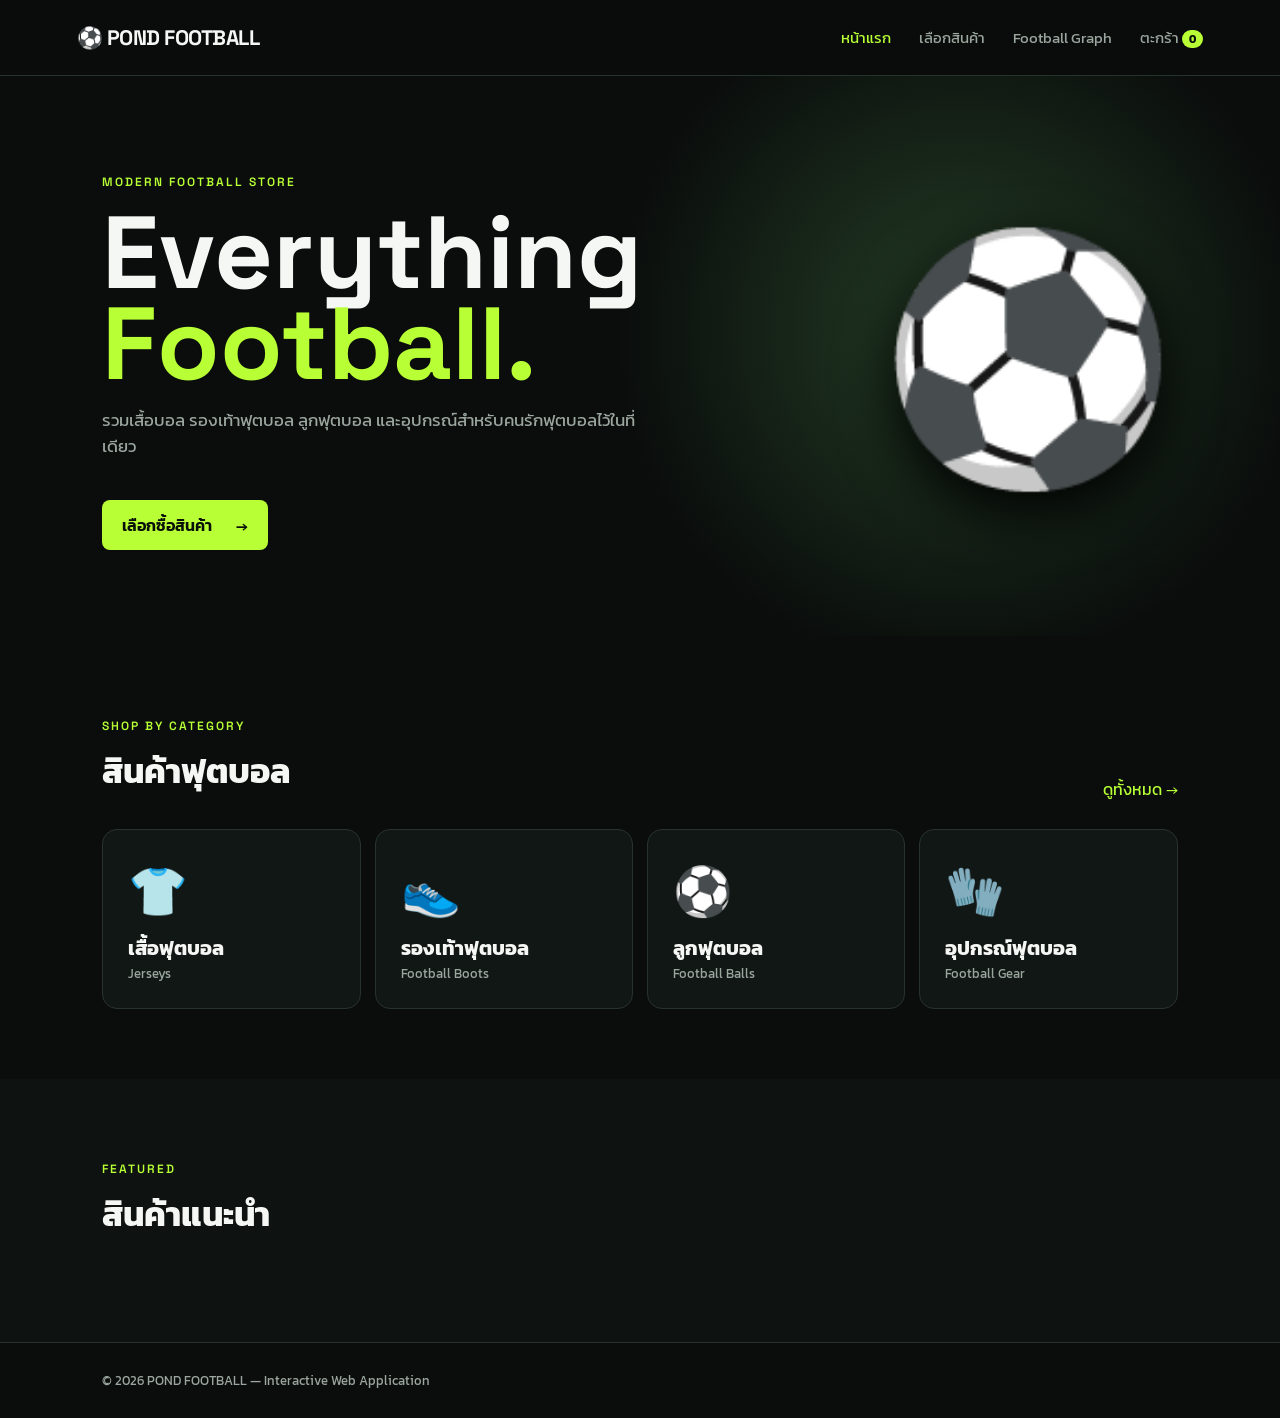
<file: index.html>
<!DOCTYPE html>
<html lang="th">
<head>
<meta charset="UTF-8">
<meta name="viewport" content="width=device-width, initial-scale=1.0">
<title>POND FOOTBALL | Football Store</title>
<link rel="stylesheet" href="style.css">
</head>
<body>
<header class="nav">
  <a class="brand" href="index.html"><span>⚽</span> POND FOOTBALL</a>
  <nav>
    <a class="active" href="index.html">หน้าแรก</a>
    <a href="explore.html">เลือกสินค้า</a>
    <a href="graph.html">Football Graph</a>
    <a href="cart.html">ตะกร้า <b id="cartCount">0</b></a>
  </nav>
</header>

<main>
<section class="hero">
  <div>
    <p class="eyebrow">MODERN FOOTBALL STORE</p>
    <h1>Everything<br><em>Football.</em></h1>
    <p class="hero-text">รวมเสื้อบอล รองเท้าฟุตบอล ลูกฟุตบอล และอุปกรณ์สำหรับคนรักฟุตบอลไว้ในที่เดียว</p>
    <a class="btn" href="explore.html">เลือกซื้อสินค้า <span>→</span></a>
  </div>
  <div class="hero-ball">⚽</div>
</section>

<section class="section">
  <div class="section-head">
    <div><p class="eyebrow">SHOP BY CATEGORY</p><h2>สินค้าฟุตบอล</h2></div>
    <a href="explore.html">ดูทั้งหมด →</a>
  </div>
  <div class="category-grid">
    <a class="category c1" href="explore.html?cat=jersey"><span>👕</span><strong>เสื้อฟุตบอล</strong><small>Jerseys</small></a>
    <a class="category c2" href="explore.html?cat=boots"><span>👟</span><strong>รองเท้าฟุตบอล</strong><small>Football Boots</small></a>
    <a class="category c3" href="explore.html?cat=ball"><span>⚽</span><strong>ลูกฟุตบอล</strong><small>Football Balls</small></a>
    <a class="category c4" href="explore.html?cat=gear"><span>🧤</span><strong>อุปกรณ์ฟุตบอล</strong><small>Football Gear</small></a>
  </div>
</section>

<section class="section dark-panel">
  <div class="section-head"><div><p class="eyebrow">FEATURED</p><h2>สินค้าแนะนำ</h2></div></div>
  <div id="featured" class="product-grid"></div>
</section>
</main>

<footer>© 2026 POND FOOTBALL — Interactive Web Application</footer>
<script src="app.js"></script>
</body>
</html>
</file>
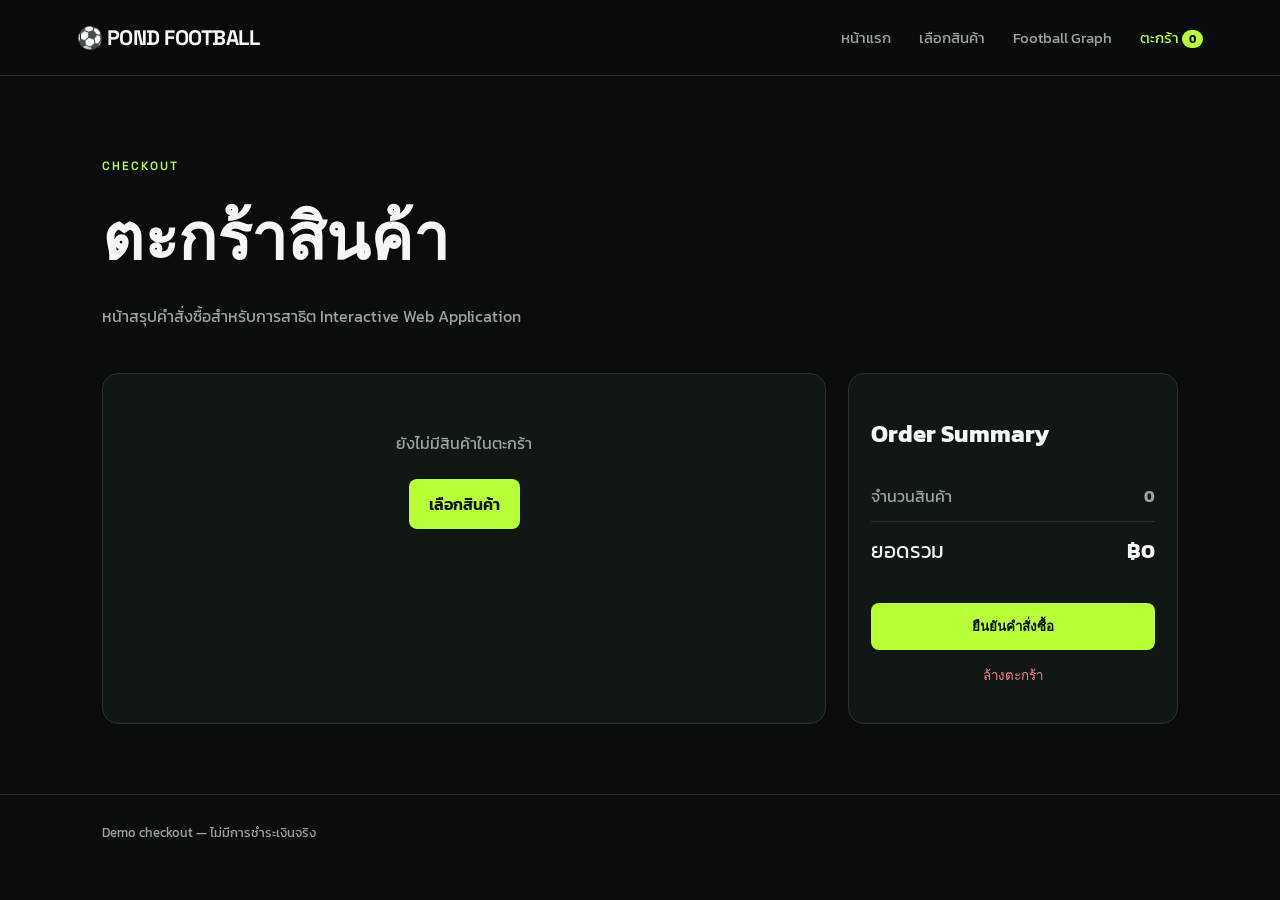
<file: cart.html>
<!DOCTYPE html>
<html lang="th">
<head><meta charset="UTF-8"><meta name="viewport" content="width=device-width,initial-scale=1.0">
<title>ตะกร้าสินค้า | POND FOOTBALL</title><link rel="stylesheet" href="style.css"></head>
<body>
<header class="nav"><a class="brand" href="index.html"><span>⚽</span> POND FOOTBALL</a><nav>
<a href="index.html">หน้าแรก</a><a href="explore.html">เลือกสินค้า</a><a href="graph.html">Football Graph</a><a class="active" href="cart.html">ตะกร้า <b id="cartCount">0</b></a></nav></header>
<main class="page">
<section class="page-title"><p class="eyebrow">CHECKOUT</p><h1>ตะกร้าสินค้า</h1><p>หน้าสรุปคำสั่งซื้อสำหรับการสาธิต Interactive Web Application</p></section>
<div class="cart-layout"><div id="cartItems" class="cart-items"></div><aside class="summary"><h2>Order Summary</h2><div class="sum-row"><span>จำนวนสินค้า</span><b id="sumQty">0</b></div><div class="sum-row total"><span>ยอดรวม</span><b id="sumTotal">฿0</b></div><button class="btn full" onclick="checkout()">ยืนยันคำสั่งซื้อ</button><button class="text-btn" onclick="clearCart()">ล้างตะกร้า</button></aside></div>
</main><footer>Demo checkout — ไม่มีการชำระเงินจริง</footer>
<script src="app.js"></script><script>initCart();</script>
</body></html>
</file>
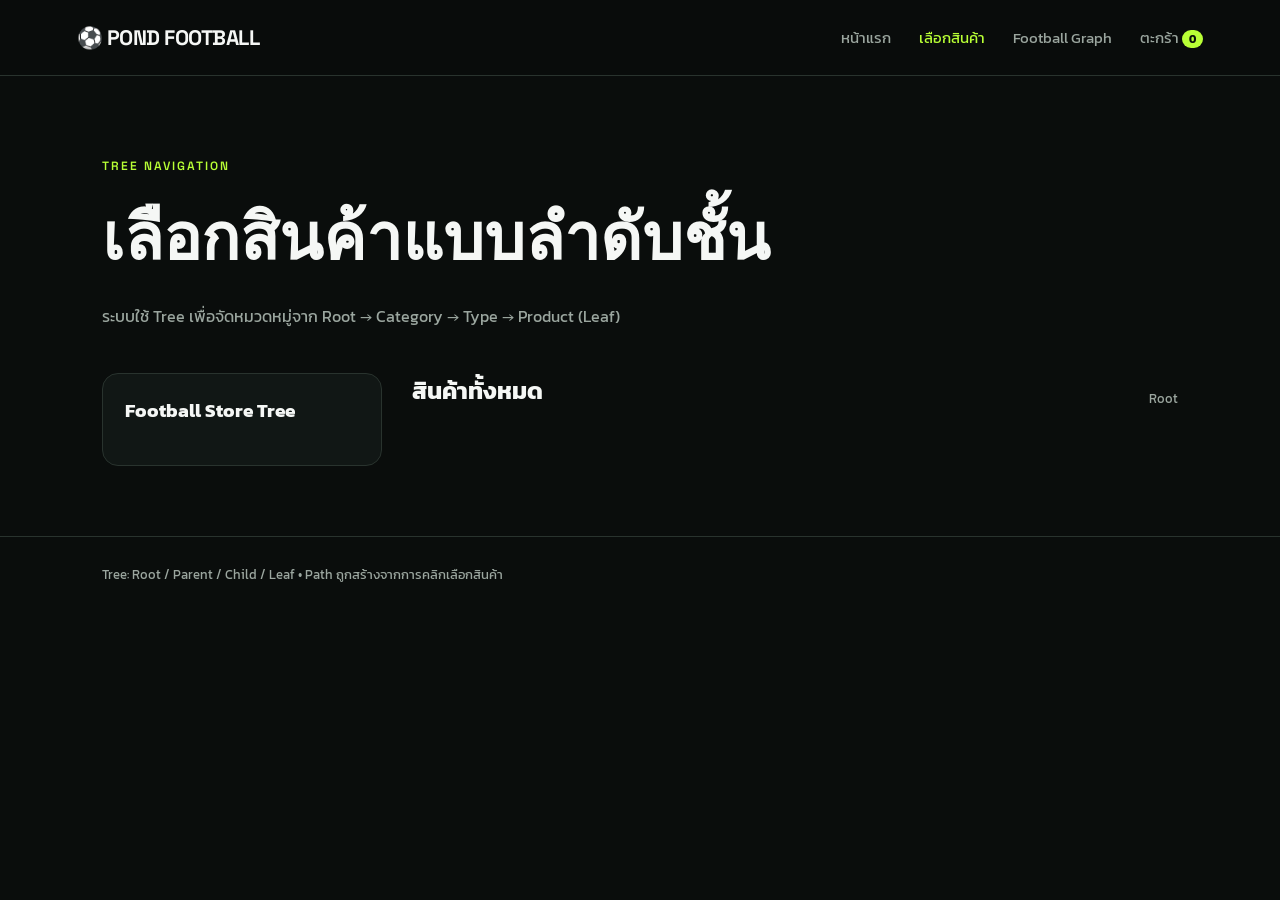
<file: explore.html>
<!DOCTYPE html>
<html lang="th">
<head><meta charset="UTF-8"><meta name="viewport" content="width=device-width,initial-scale=1.0">
<title>เลือกสินค้า | POND FOOTBALL</title><link rel="stylesheet" href="style.css"></head>
<body>
<header class="nav"><a class="brand" href="index.html"><span>⚽</span> POND FOOTBALL</a><nav>
<a href="index.html">หน้าแรก</a><a class="active" href="explore.html">เลือกสินค้า</a><a href="graph.html">Football Graph</a><a href="cart.html">ตะกร้า <b id="cartCount">0</b></a></nav></header>
<main class="page">
<section class="page-title"><p class="eyebrow">TREE NAVIGATION</p><h1>เลือกสินค้าแบบลำดับชั้น</h1><p>ระบบใช้ Tree เพื่อจัดหมวดหมู่จาก Root → Category → Type → Product (Leaf)</p></section>
<section class="tree-shop">
  <div class="tree-box"><h3>Football Store Tree</h3><div id="tree"></div></div>
  <div class="shop-results"><div class="result-head"><h2 id="resultTitle">สินค้าทั้งหมด</h2><span id="resultPath">Root</span></div><div id="products" class="product-grid"></div></div>
</section>
</main><footer>Tree: Root / Parent / Child / Leaf • Path ถูกสร้างจากการคลิกเลือกสินค้า</footer>
<script src="app.js"></script><script>initExplore();</script>
</body></html>
</file>
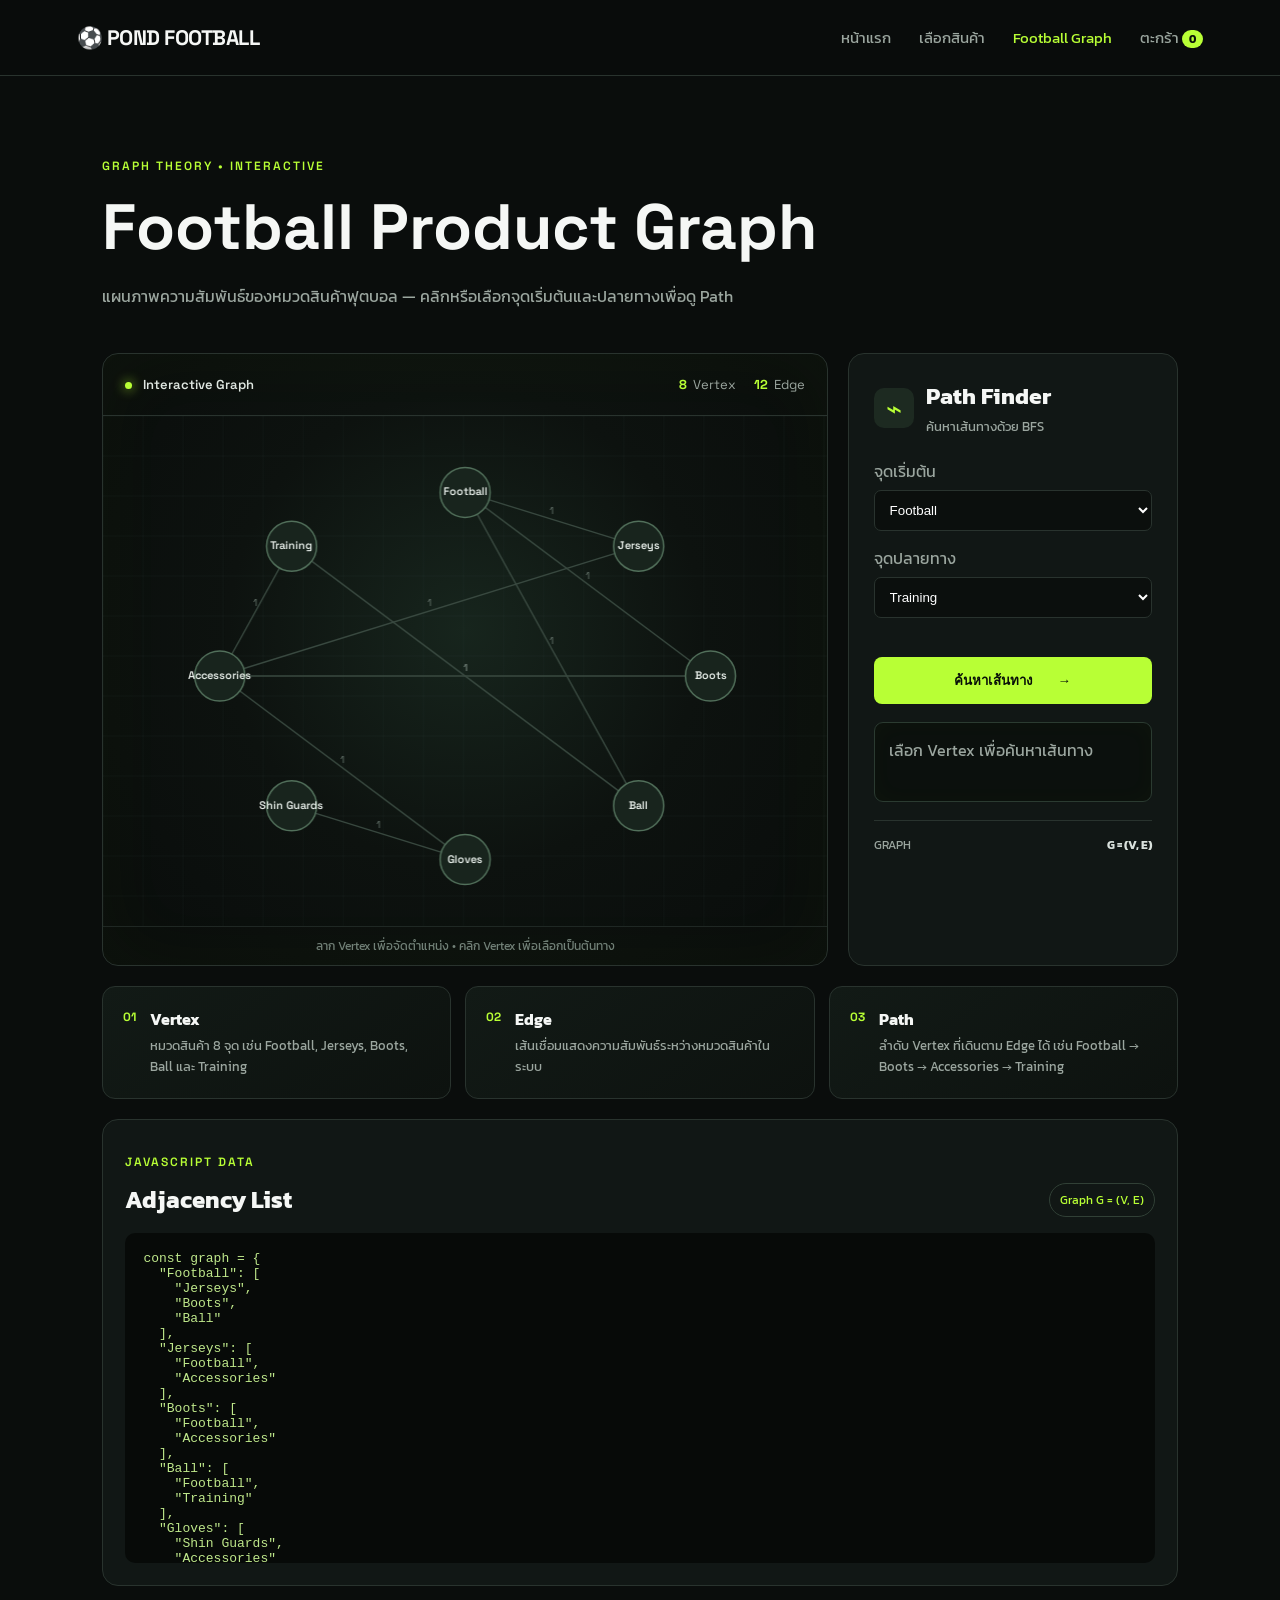
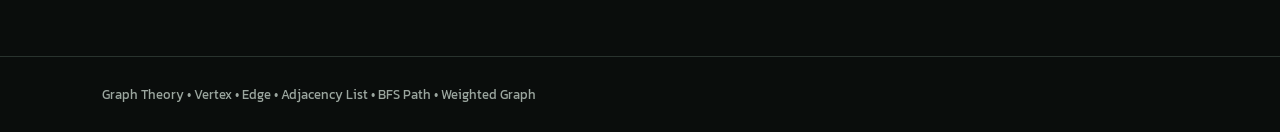
<file: graph.html>
<!DOCTYPE html>
<html lang="th">
<head><meta charset="UTF-8"><meta name="viewport" content="width=device-width,initial-scale=1.0">
<title>Football Graph | POND FOOTBALL</title><link rel="stylesheet" href="style.css"></head>
<body>
<header class="nav"><a class="brand" href="index.html"><span>⚽</span> POND FOOTBALL</a><nav>
<a href="index.html">หน้าแรก</a><a href="explore.html">เลือกสินค้า</a><a class="active" href="graph.html">Football Graph</a><a href="cart.html">ตะกร้า <b id="cartCount">0</b></a></nav></header>

<main class="page">
<section class="page-title">
<p class="eyebrow">GRAPH THEORY • INTERACTIVE</p>
<h1>Football Product Graph</h1>
<p>แผนภาพความสัมพันธ์ของหมวดสินค้าฟุตบอล — คลิกหรือเลือกจุดเริ่มต้นและปลายทางเพื่อดู Path</p>
</section>

<div class="graph-layout graph-modern">
  <div class="graph-card graph-visual">
    <div class="graph-topbar">
      <div><span class="live-dot"></span> Interactive Graph</div>
      <div class="graph-stats"><span><b>8</b> Vertex</span><span><b>12</b> Edge</span></div>
    </div>
    <div class="canvas-wrap"><canvas id="graphCanvas"></canvas></div>
    <div class="graph-hint">ลาก Vertex เพื่อจัดตำแหน่ง • คลิก Vertex เพื่อเลือกเป็นต้นทาง</div>
  </div>

  <div class="control-card graph-control">
    <div class="control-title"><span class="control-icon">⌁</span><div><h2>Path Finder</h2><small>ค้นหาเส้นทางด้วย BFS</small></div></div>
    <label>จุดเริ่มต้น<select id="from"></select></label>
    <label>จุดปลายทาง<select id="to"></select></label>
    <button class="btn full" onclick="findPath()">ค้นหาเส้นทาง <span>→</span></button>
    <div id="pathResult" class="path-result"><span class="muted">เลือก Vertex เพื่อค้นหาเส้นทาง</span></div>
    <div class="mini-info"><span>GRAPH</span><b>G = (V, E)</b></div>
  </div>
</div>

<section class="graph-explain">
  <div class="explain-card"><span class="explain-num">01</span><div><b>Vertex</b><p>หมวดสินค้า 8 จุด เช่น Football, Jerseys, Boots, Ball และ Training</p></div></div>
  <div class="explain-card"><span class="explain-num">02</span><div><b>Edge</b><p>เส้นเชื่อมแสดงความสัมพันธ์ระหว่างหมวดสินค้าในระบบ</p></div></div>
  <div class="explain-card"><span class="explain-num">03</span><div><b>Path</b><p>ลำดับ Vertex ที่เดินตาม Edge ได้ เช่น Football → Boots → Accessories → Training</p></div></div>
</section>

<section class="theory">
  <div class="section-head"><div><p class="eyebrow">JAVASCRIPT DATA</p><h2>Adjacency List</h2></div><span class="badge">Graph G = (V, E)</span></div>
  <pre id="adjacency"></pre>
</section>
</main>
<footer>Graph Theory • Vertex • Edge • Adjacency List • BFS Path • Weighted Graph</footer>
<script src="app.js"></script><script>initGraph();</script>
</body></html>
</file>
<file: style.css>
@import url('https://fonts.googleapis.com/css2?family=Kanit:wght@300;400;500;600;700&family=Space+Grotesk:wght@400;500;600;700&display=swap');
:root{--bg:#0a0d0c;--panel:#111715;--panel2:#171d1a;--text:#f5f7f5;--muted:#9ba69f;--green:#b8ff35;--line:#29332e;--white:#fff}
*{box-sizing:border-box}body{margin:0;background:var(--bg);color:var(--text);font-family:Kanit,Arial,sans-serif}a{color:inherit;text-decoration:none}.nav{height:76px;padding:0 6%;display:flex;align-items:center;justify-content:space-between;border-bottom:1px solid var(--line);position:sticky;top:0;background:rgba(10,13,12,.94);backdrop-filter:blur(12px);z-index:10}.brand{font:700 21px "Space Grotesk";letter-spacing:-.5px}.brand span{color:var(--green)}nav{display:flex;gap:28px;color:var(--muted);font-size:15px}nav a:hover,nav .active{color:var(--green)}nav b{background:var(--green);color:#081008;border-radius:99px;padding:1px 7px;font-size:11px}.hero{min-height:560px;padding:80px 8%;display:flex;align-items:center;justify-content:space-between;background:radial-gradient(circle at 75% 45%,#243d25 0,#0a0d0c 34%)}.eyebrow{color:var(--green);font:600 12px "Space Grotesk";letter-spacing:2px}.hero h1{font:700 clamp(60px,8vw,110px)/.88 "Space Grotesk";margin:18px 0}.hero h1 em{color:var(--green);font-style:normal}.hero-text{max-width:560px;color:var(--muted);font-size:17px}.hero-ball{font-size:240px;filter:drop-shadow(0 20px 30px #000);animation:float 3s ease-in-out infinite}@keyframes float{50%{transform:translateY(-15px) rotate(8deg)}}.btn{display:inline-flex;align-items:center;gap:24px;margin-top:24px;background:var(--green);color:#081008;padding:13px 20px;border-radius:8px;font-weight:600;border:0;cursor:pointer}.btn:hover{transform:translateY(-2px)}.section,.page{padding:70px 8%}.section-head,.result-head{display:flex;justify-content:space-between;align-items:end;margin-bottom:28px}.section h2{font-size:34px;margin:5px 0}.section-head>a{color:var(--green)}.category-grid{display:grid;grid-template-columns:repeat(4,1fr);gap:14px}.category{min-height:180px;padding:25px;background:var(--panel);border:1px solid var(--line);border-radius:15px;display:flex;flex-direction:column;justify-content:end;transition:.25s}.category:hover{transform:translateY(-5px);border-color:var(--green)}.category span{font-size:48px;margin-bottom:auto}.category strong{font-size:20px}.category small{color:var(--muted)}.dark-panel{background:#0e1210}.product-grid{display:grid;grid-template-columns:repeat(4,1fr);gap:16px}.product{background:var(--panel);border:1px solid var(--line);border-radius:14px;overflow:hidden}.product-img{height:190px;background:linear-gradient(135deg,#1a211e,#0d100f);display:flex;align-items:center;justify-content:center;font-size:80px}.product-body{padding:17px}.product-body h3{margin:0 0 5px}.product-body p{margin:0;color:var(--muted);font-size:13px}.price{font:700 20px "Space Grotesk";margin:13px 0}.small-btn{border:1px solid #3b4841;background:transparent;color:var(--text);padding:8px 12px;border-radius:7px;cursor:pointer}.small-btn:hover{border-color:var(--green);color:var(--green)}footer{padding:28px 8%;border-top:1px solid var(--line);color:var(--muted);font-size:13px}.page-title{margin-bottom:45px}.page-title h1{font:700 clamp(38px,5vw,70px) "Space Grotesk";margin:10px 0}.page-title p:last-child{color:var(--muted)}.tree-shop{display:grid;grid-template-columns:280px 1fr;gap:30px}.tree-box,.graph-card,.control-card,.summary,.cart-items,.theory{background:var(--panel);border:1px solid var(--line);border-radius:16px;padding:22px}.tree-box h3{margin-top:0}.tree-node{padding:8px 10px;border-left:1px solid #34423a;margin-left:8px;cursor:pointer;color:#cdd5d0}.tree-node:hover{color:var(--green)}.tree-root{color:var(--green);font-weight:600;margin-bottom:6px}.tree-children{margin-left:12px}.shop-results{min-width:0}.result-head h2{margin:0}.result-head span{color:var(--muted);font-size:13px}.graph-layout{display:grid;grid-template-columns:1fr 330px;gap:20px}.graph-card{min-height:530px}.graph-card canvas{width:100%;height:450px}.legend{color:var(--muted);display:flex;gap:25px}.control-card label{display:block;color:var(--muted);margin:15px 0}.control-card select{display:block;width:100%;margin-top:7px;background:#0b0f0d;color:white;border:1px solid var(--line);padding:11px;border-radius:7px}.full{width:100%;justify-content:center}.path-result{margin-top:18px;padding:14px;background:#0b100d;border-radius:9px;color:var(--green);min-height:80px}.theory{margin-top:20px}.theory-grid{display:grid;grid-template-columns:repeat(3,1fr);gap:15px}.theory-grid>div{background:#0d120f;padding:18px;border-radius:10px}.theory-grid b{color:var(--green)}.theory-grid p{color:var(--muted);font-size:14px}.theory pre{white-space:pre-wrap;background:#070a08;padding:18px;border-radius:10px;color:#bfe88b;overflow:auto}.cart-layout{display:grid;grid-template-columns:1fr 330px;gap:22px}.cart-row{display:flex;gap:16px;align-items:center;padding:15px;border-bottom:1px solid var(--line)}.cart-icon{width:80px;height:70px;background:#1a211e;border-radius:8px;display:grid;place-items:center;font-size:35px}.cart-info{flex:1}.cart-info h3{margin:0}.cart-info p{color:var(--muted);margin:4px 0}.summary{height:max-content}.sum-row{display:flex;justify-content:space-between;padding:13px 0;color:var(--muted)}.sum-row.total{border-top:1px solid var(--line);color:var(--text);font-size:21px}.text-btn{display:block;width:100%;background:none;border:0;color:#ef8585;padding:15px;cursor:pointer}.empty{color:var(--muted);padding:35px;text-align:center}
@media(max-width:850px){.nav{height:auto;padding:18px 5%;gap:15px;flex-direction:column}nav{gap:13px;flex-wrap:wrap;justify-content:center}.hero{padding:55px 7%;min-height:auto}.hero-ball{font-size:130px}.category-grid,.product-grid{grid-template-columns:repeat(2,1fr)}.tree-shop,.graph-layout,.cart-layout{grid-template-columns:1fr}.theory-grid{grid-template-columns:1fr}.section,.page{padding:50px 6%}}
@media(max-width:500px){.category-grid,.product-grid{grid-template-columns:1fr}.hero h1{font-size:55px}.hero-ball{display:none}}

/* Enhanced Graph Theory UI */
.graph-modern{align-items:stretch}.graph-visual{padding:0;overflow:hidden;min-height:610px;background:radial-gradient(circle at 50% 45%,#17251d 0,#0d120f 48%,#090c0b 100%);box-shadow:inset 0 0 80px rgba(184,255,53,.035)}
.graph-topbar{height:62px;padding:0 22px;border-bottom:1px solid var(--line);display:flex;align-items:center;justify-content:space-between;font:600 13px "Space Grotesk";color:#dfe7e1}.live-dot{display:inline-block;width:7px;height:7px;border-radius:50%;background:var(--green);box-shadow:0 0 12px var(--green);margin-right:8px}.graph-stats{display:flex;gap:18px;color:var(--muted);font-weight:400}.graph-stats b{color:var(--green);margin-right:3px}.canvas-wrap{height:510px;position:relative}.graph-card canvas{width:100%;height:100%;display:block;cursor:grab}.graph-card canvas:active{cursor:grabbing}.graph-hint{text-align:center;color:#718077;font-size:12px;padding:10px;border-top:1px solid rgba(41,51,46,.7)}.graph-control{padding:25px}.control-title{display:flex;align-items:center;gap:12px;margin-bottom:22px}.control-title h2{margin:0;font-size:23px}.control-title small{color:var(--muted)}.control-icon{width:40px;height:40px;border-radius:10px;background:#1d2a21;color:var(--green);display:grid;place-items:center;font-size:27px}.path-result{border:1px solid #2b3b31;box-shadow:inset 0 0 25px rgba(184,255,53,.025);line-height:1.7}.path-chip{display:inline-block;background:#20331f;color:var(--green);border:1px solid #3b5630;border-radius:6px;padding:4px 7px;margin:3px 2px;font-size:12px}.path-arrow{color:#62736a;margin:0 3px}.muted{color:var(--muted)}.mini-info{display:flex;justify-content:space-between;margin-top:18px;padding-top:15px;border-top:1px solid var(--line);color:var(--muted);font-size:12px}.mini-info b{color:#d9e1dc}.graph-explain{display:grid;grid-template-columns:repeat(3,1fr);gap:14px;margin-top:20px}.explain-card{display:flex;gap:14px;padding:20px;background:linear-gradient(145deg,#121a16,#0d120f);border:1px solid var(--line);border-radius:13px}.explain-card p{margin:5px 0 0;color:var(--muted);font-size:13px;line-height:1.6}.explain-num{font:700 12px "Space Grotesk";color:var(--green);padding-top:2px}.badge{padding:7px 10px;border:1px solid #314036;border-radius:99px;color:var(--green);font-size:12px}.theory{margin-top:20px}.theory .section-head{margin-bottom:16px}.theory h2{margin:0}.theory pre{margin:0;max-height:330px}.node-label{font-family:Kanit,Arial,sans-serif}
@media(max-width:850px){.graph-explain{grid-template-columns:1fr}.graph-visual{min-height:510px}.canvas-wrap{height:410px}}

.real-product-image{padding:18px;background:#f4f5f3!important;position:relative}.real-product-image img{width:100%;height:100%;object-fit:contain;display:block;mix-blend-mode:multiply;transition:transform .3s}.product:hover .real-product-image img{transform:scale(1.05)}.image-fallback{background:linear-gradient(135deg,#1a211e,#0d100f)!important;font-size:80px}
</file>
